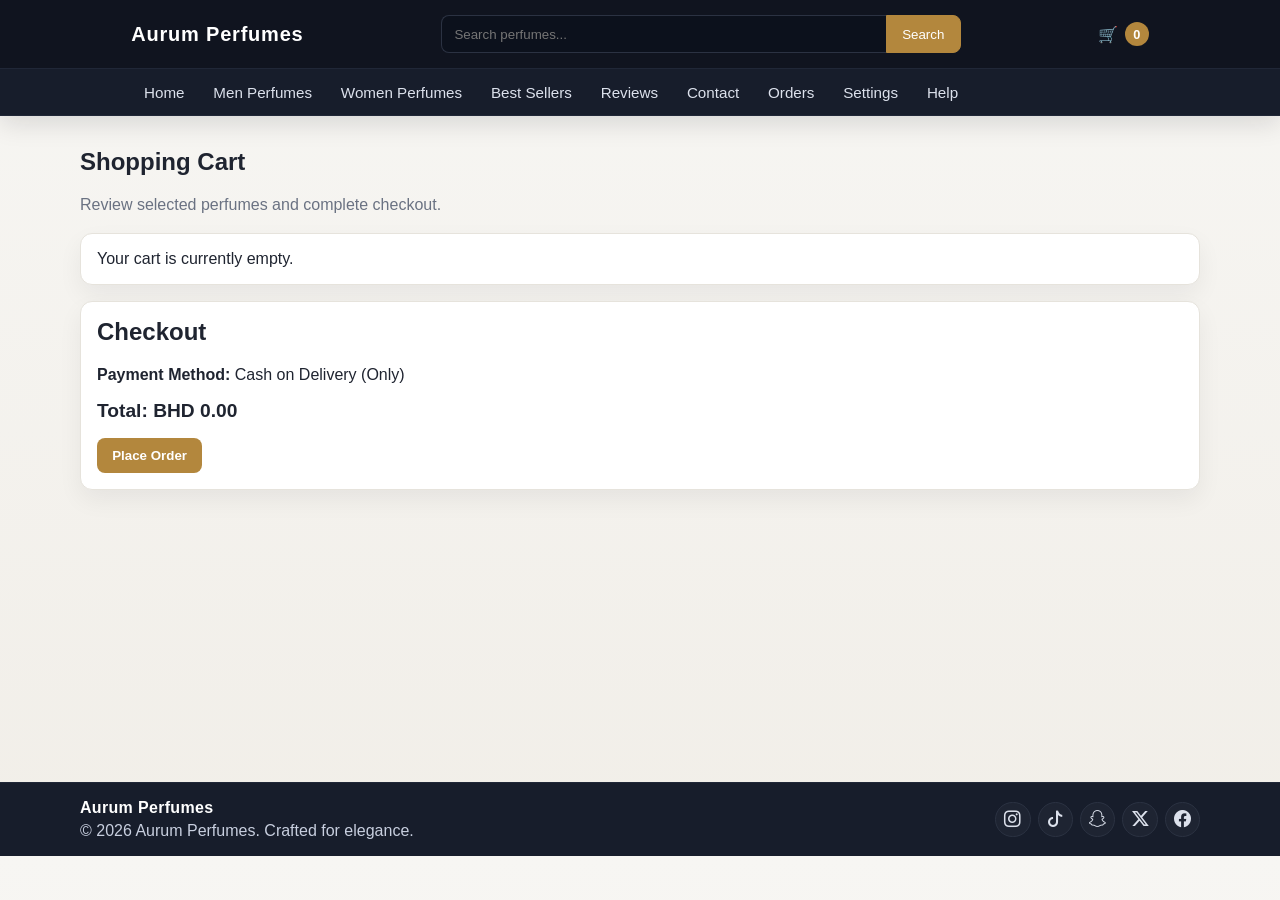
<file: cart.html>
<!DOCTYPE html>
<html lang="en">
<head>
  <meta charset="UTF-8" />
  <meta name="viewport" content="width=device-width, initial-scale=1.0" />
  <title>Aurum Perfumes | Cart</title>
  <link rel="stylesheet" href="css/style.css" />
  <link rel="stylesheet" href="https://cdn.jsdelivr.net/npm/bootstrap-icons@1.11.3/font/bootstrap-icons.min.css" />
</head>
<body data-page="cart">
  <header class="site-header">
    <div class="top-bar container"><a class="logo" href="index.html">Aurum Perfumes</a><form id="search-form" class="search-form" role="search"><input id="site-search" type="search" placeholder="Search perfumes..." aria-label="Search perfumes" /><button type="submit">Search</button></form><a class="cart-link" href="cart.html" aria-label="Open cart"><span class="cart-icon">&#128722;</span><span class="cart-count">0</span></a></div>
    <nav class="site-nav"><div class="container nav-links"><a data-nav="home" href="index.html">Home</a><a data-nav="men" href="men-perfumes.html">Men Perfumes</a><a data-nav="women" href="women-perfumes.html">Women Perfumes</a><a data-nav="best-sellers" href="best-sellers.html">Best Sellers</a><a data-nav="reviews" href="reviews.html">Reviews</a><a data-nav="contact" href="contact.html">Contact</a><a data-nav="orders" href="orders.html">Orders</a><a data-nav="settings" href="settings.html">Settings</a><a data-nav="help" href="help.html">Help</a></div></nav>
  </header>
  <main class="container page-main"><section class="section"><h1>Shopping Cart</h1><p class="section-sub">Review selected perfumes and complete checkout.</p><div id="cart-empty" class="card">Your cart is currently empty.</div><div id="cart-items" class="cart-items"></div><div class="card checkout-card"><h2>Checkout</h2><p><strong>Payment Method:</strong> Cash on Delivery (Only)</p><div id="cart-total" class="cart-total">Total: BHD 0.00</div><button id="place-order-btn" class="btn primary">Place Order</button></div></section></main>
  <footer class="site-footer">
  <div class="container footer-content">
    <div class="footer-brand">
      <a class="footer-logo" href="index.html">Aurum Perfumes</a>
      <p>&copy; <span id="year"></span> Aurum Perfumes. Crafted for elegance.</p>
    </div>
    <div class="footer-social" aria-label="Social media links">
      <a class="social-link" aria-label="Instagram" title="Instagram" href="https://instagram.com/aurumperfumes" target="_blank" rel="noopener noreferrer"><i class="bi bi-instagram" aria-hidden="true"></i></a>
      <a class="social-link" aria-label="TikTok" title="TikTok" href="https://www.tiktok.com/@aurumperfumes" target="_blank" rel="noopener noreferrer"><i class="bi bi-tiktok" aria-hidden="true"></i></a>
      <a class="social-link" aria-label="Snapchat" title="Snapchat" href="https://www.snapchat.com/add/aurumperfumes" target="_blank" rel="noopener noreferrer"><i class="bi bi-snapchat" aria-hidden="true"></i></a>
      <a class="social-link" aria-label="X" title="X" href="https://x.com/aurumperfumes" target="_blank" rel="noopener noreferrer"><i class="bi bi-twitter-x" aria-hidden="true"></i></a>
      <a class="social-link" aria-label="Facebook" title="Facebook" href="https://facebook.com/aurumperfumes" target="_blank" rel="noopener noreferrer"><i class="bi bi-facebook" aria-hidden="true"></i></a>
    </div>
  </div>
</footer>
  <div id="global-message" class="global-message" aria-live="polite"></div><script src="js/script.js"></script>
</body>
</html>
</file>
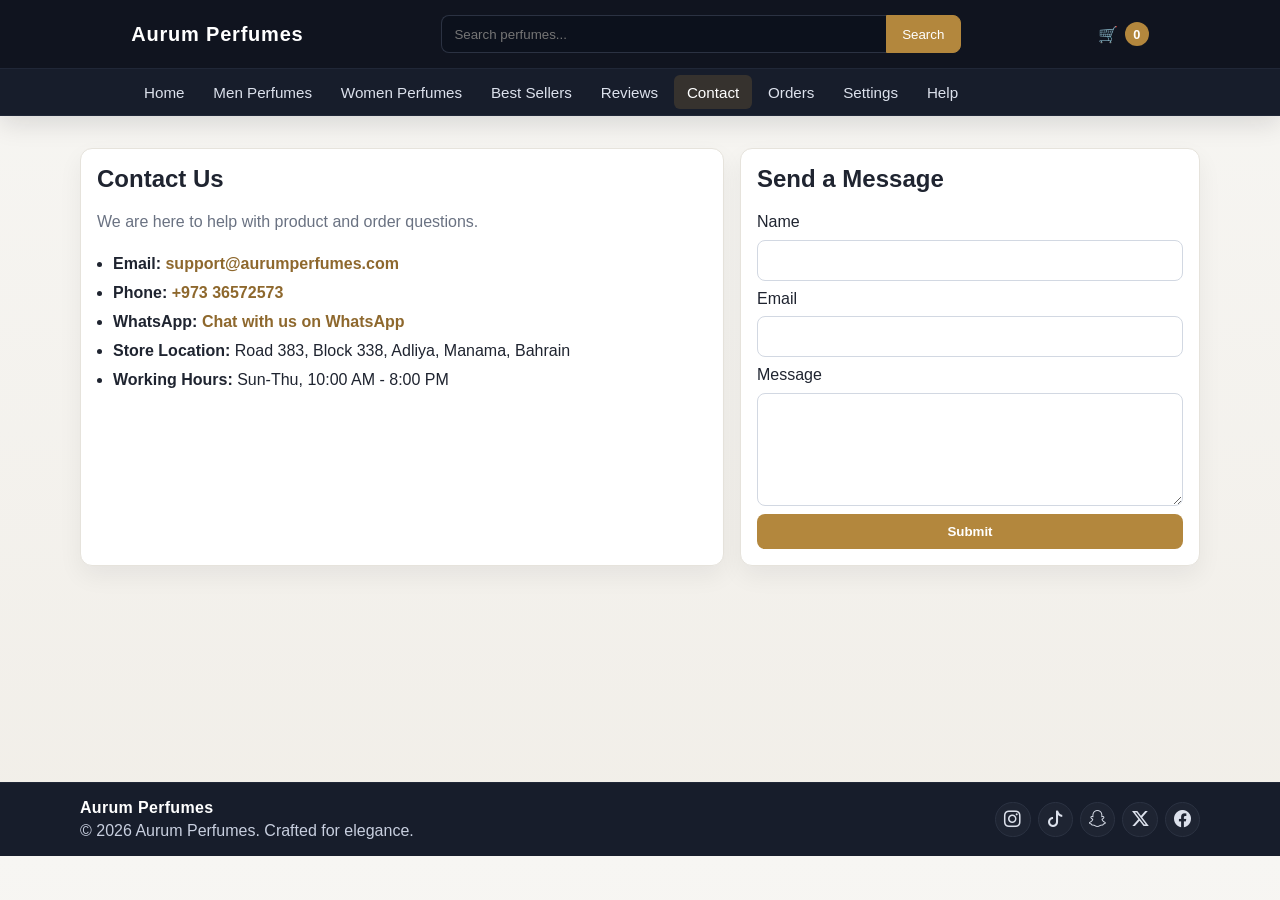
<file: contact.html>
<!DOCTYPE html>
<html lang="en">
<head>
  <meta charset="UTF-8" />
  <meta name="viewport" content="width=device-width, initial-scale=1.0" />
  <title>Aurum Perfumes | Contact</title>
  <link rel="stylesheet" href="css/style.css" />
  <link rel="stylesheet" href="https://cdn.jsdelivr.net/npm/bootstrap-icons@1.11.3/font/bootstrap-icons.min.css" />
</head>
<body data-page="contact">
  <header class="site-header">
    <div class="top-bar container"><a class="logo" href="index.html">Aurum Perfumes</a><form id="search-form" class="search-form" role="search"><input id="site-search" type="search" placeholder="Search perfumes..." aria-label="Search perfumes" /><button type="submit">Search</button></form><a class="cart-link" href="cart.html" aria-label="Open cart"><span class="cart-icon">&#128722;</span><span class="cart-count">0</span></a></div>
    <nav class="site-nav"><div class="container nav-links"><a data-nav="home" href="index.html">Home</a><a data-nav="men" href="men-perfumes.html">Men Perfumes</a><a data-nav="women" href="women-perfumes.html">Women Perfumes</a><a data-nav="best-sellers" href="best-sellers.html">Best Sellers</a><a data-nav="reviews" href="reviews.html">Reviews</a><a data-nav="contact" href="contact.html">Contact</a><a data-nav="orders" href="orders.html">Orders</a><a data-nav="settings" href="settings.html">Settings</a><a data-nav="help" href="help.html">Help</a></div></nav>
  </header>
  <main class="container page-main"><section class="section contact-layout"><div class="card"><h1>Contact Us</h1><p class="section-sub">We are here to help with product and order questions.</p><ul class="info-list"><li><strong>Email:</strong> <a class="text-link" href="mailto:support@aurumperfumes.com">support@aurumperfumes.com</a></li><li><strong>Phone:</strong> <a class="text-link" href="tel:+973 36572573">+973 36572573</a></li><li><strong>WhatsApp:</strong> <a class="text-link" href="https://wa.me/97336572573?text=Hello%20Aurum%20Perfumes%2C%20I%20need%20help%20with%20my%20order." target="_blank" rel="noopener noreferrer">Chat with us on WhatsApp</a></li><li><strong>Store Location:</strong> Road 383, Block 338, Adliya, Manama, Bahrain</li><li><strong>Working Hours:</strong> Sun-Thu, 10:00 AM - 8:00 PM</li></ul></div><div class="card form-card"><h2>Send a Message</h2><form id="contact-form" class="site-form"><label for="contact-name">Name</label><input id="contact-name" type="text" required /><label for="contact-email">Email</label><input id="contact-email" type="email" required /><label for="contact-message">Message</label><textarea id="contact-message" rows="5" required></textarea><button type="submit" class="btn primary">Submit</button></form></div></section></main>
  <footer class="site-footer">
  <div class="container footer-content">
    <div class="footer-brand">
      <a class="footer-logo" href="index.html">Aurum Perfumes</a>
      <p>&copy; <span id="year"></span> Aurum Perfumes. Crafted for elegance.</p>
    </div>
    <div class="footer-social" aria-label="Social media links">
      <a class="social-link" aria-label="Instagram" title="Instagram" href="https://instagram.com/aurumperfumes" target="_blank" rel="noopener noreferrer"><i class="bi bi-instagram" aria-hidden="true"></i></a>
      <a class="social-link" aria-label="TikTok" title="TikTok" href="https://www.tiktok.com/@aurumperfumes" target="_blank" rel="noopener noreferrer"><i class="bi bi-tiktok" aria-hidden="true"></i></a>
      <a class="social-link" aria-label="Snapchat" title="Snapchat" href="https://www.snapchat.com/add/aurumperfumes" target="_blank" rel="noopener noreferrer"><i class="bi bi-snapchat" aria-hidden="true"></i></a>
      <a class="social-link" aria-label="X" title="X" href="https://x.com/aurumperfumes" target="_blank" rel="noopener noreferrer"><i class="bi bi-twitter-x" aria-hidden="true"></i></a>
      <a class="social-link" aria-label="Facebook" title="Facebook" href="https://facebook.com/aurumperfumes" target="_blank" rel="noopener noreferrer"><i class="bi bi-facebook" aria-hidden="true"></i></a>
    </div>
  </div>
</footer>
  <div id="global-message" class="global-message" aria-live="polite"></div><script src="js/script.js"></script>
</body>
</html>
</file>
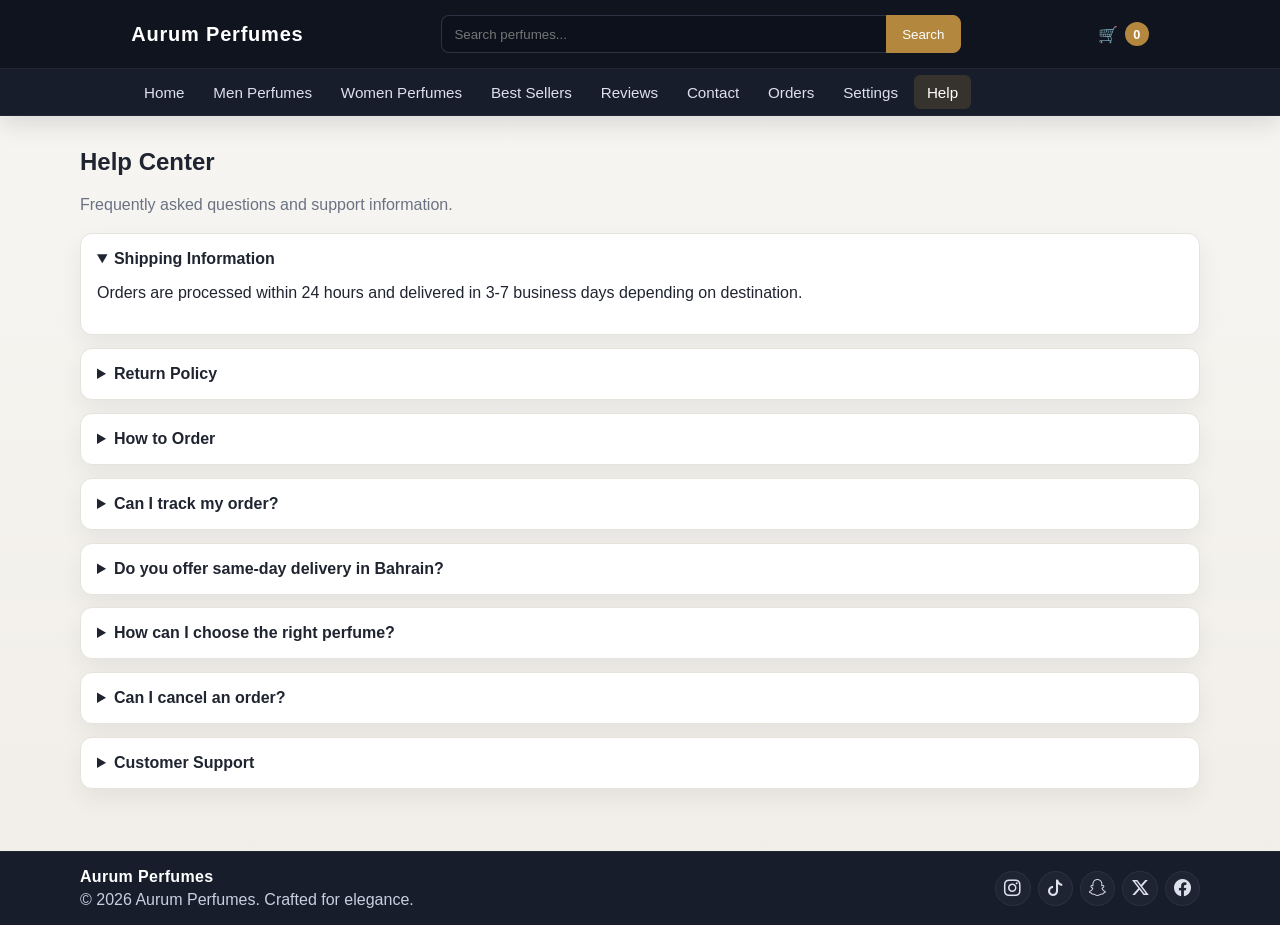
<file: help.html>
<!DOCTYPE html>
<html lang="en">
<head>
  <meta charset="UTF-8" />
  <meta name="viewport" content="width=device-width, initial-scale=1.0" />
  <title>Aurum Perfumes | Help</title>
  <link rel="stylesheet" href="css/style.css" />
  <link rel="stylesheet" href="https://cdn.jsdelivr.net/npm/bootstrap-icons@1.11.3/font/bootstrap-icons.min.css" />
</head>
<body data-page="help">
  <header class="site-header">
    <div class="top-bar container"><a class="logo" href="index.html">Aurum Perfumes</a><form id="search-form" class="search-form" role="search"><input id="site-search" type="search" placeholder="Search perfumes..." aria-label="Search perfumes" /><button type="submit">Search</button></form><a class="cart-link" href="cart.html" aria-label="Open cart"><span class="cart-icon">&#128722;</span><span class="cart-count">0</span></a></div>
    <nav class="site-nav"><div class="container nav-links"><a data-nav="home" href="index.html">Home</a><a data-nav="men" href="men-perfumes.html">Men Perfumes</a><a data-nav="women" href="women-perfumes.html">Women Perfumes</a><a data-nav="best-sellers" href="best-sellers.html">Best Sellers</a><a data-nav="reviews" href="reviews.html">Reviews</a><a data-nav="contact" href="contact.html">Contact</a><a data-nav="orders" href="orders.html">Orders</a><a data-nav="settings" href="settings.html">Settings</a><a data-nav="help" href="help.html">Help</a></div></nav>
  </header>
  <main class="container page-main"><section class="section"><h1>Help Center</h1><p class="section-sub">Frequently asked questions and support information.</p><div class="faq-list"><details class="card" open><summary>Shipping Information</summary><p>Orders are processed within 24 hours and delivered in 3-7 business days depending on destination.</p></details><details class="card"><summary>Return Policy</summary><p>Returns are accepted within 14 days for unopened products in original packaging with receipt.</p></details><details class="card"><summary>How to Order</summary><p>Browse products, click Buy Now, review your cart, then place your order with Cash on Delivery.</p></details><details class="card"><summary>Can I track my order?</summary><p>Yes. Go to the Orders page to see your order ID, date, total amount, and included items.</p></details><details class="card"><summary>Do you offer same-day delivery in Bahrain?</summary><p>Same-day delivery is available for selected areas when the order is placed before 1:00 PM.</p></details><details class="card"><summary>How can I choose the right perfume?</summary><p>Open the perfume details page to review ingredients and notes before adding the item to cart.</p></details><details class="card"><summary>Can I cancel an order?</summary><p>You can cancel before dispatch by contacting us through WhatsApp or phone during working hours.</p></details><details class="card"><summary>Customer Support</summary><p>Contact our team via support@aurumperfumes.com or +973 36572573 during working hours.</p></details></div></section></main>
  <footer class="site-footer">
  <div class="container footer-content">
    <div class="footer-brand">
      <a class="footer-logo" href="index.html">Aurum Perfumes</a>
      <p>&copy; <span id="year"></span> Aurum Perfumes. Crafted for elegance.</p>
    </div>
    <div class="footer-social" aria-label="Social media links">
      <a class="social-link" aria-label="Instagram" title="Instagram" href="https://instagram.com/aurumperfumes" target="_blank" rel="noopener noreferrer"><i class="bi bi-instagram" aria-hidden="true"></i></a>
      <a class="social-link" aria-label="TikTok" title="TikTok" href="https://www.tiktok.com/@aurumperfumes" target="_blank" rel="noopener noreferrer"><i class="bi bi-tiktok" aria-hidden="true"></i></a>
      <a class="social-link" aria-label="Snapchat" title="Snapchat" href="https://www.snapchat.com/add/aurumperfumes" target="_blank" rel="noopener noreferrer"><i class="bi bi-snapchat" aria-hidden="true"></i></a>
      <a class="social-link" aria-label="X" title="X" href="https://x.com/aurumperfumes" target="_blank" rel="noopener noreferrer"><i class="bi bi-twitter-x" aria-hidden="true"></i></a>
      <a class="social-link" aria-label="Facebook" title="Facebook" href="https://facebook.com/aurumperfumes" target="_blank" rel="noopener noreferrer"><i class="bi bi-facebook" aria-hidden="true"></i></a>
    </div>
  </div>
</footer>
  <div id="global-message" class="global-message" aria-live="polite"></div><script src="js/script.js"></script>
</body>
</html>
</file>
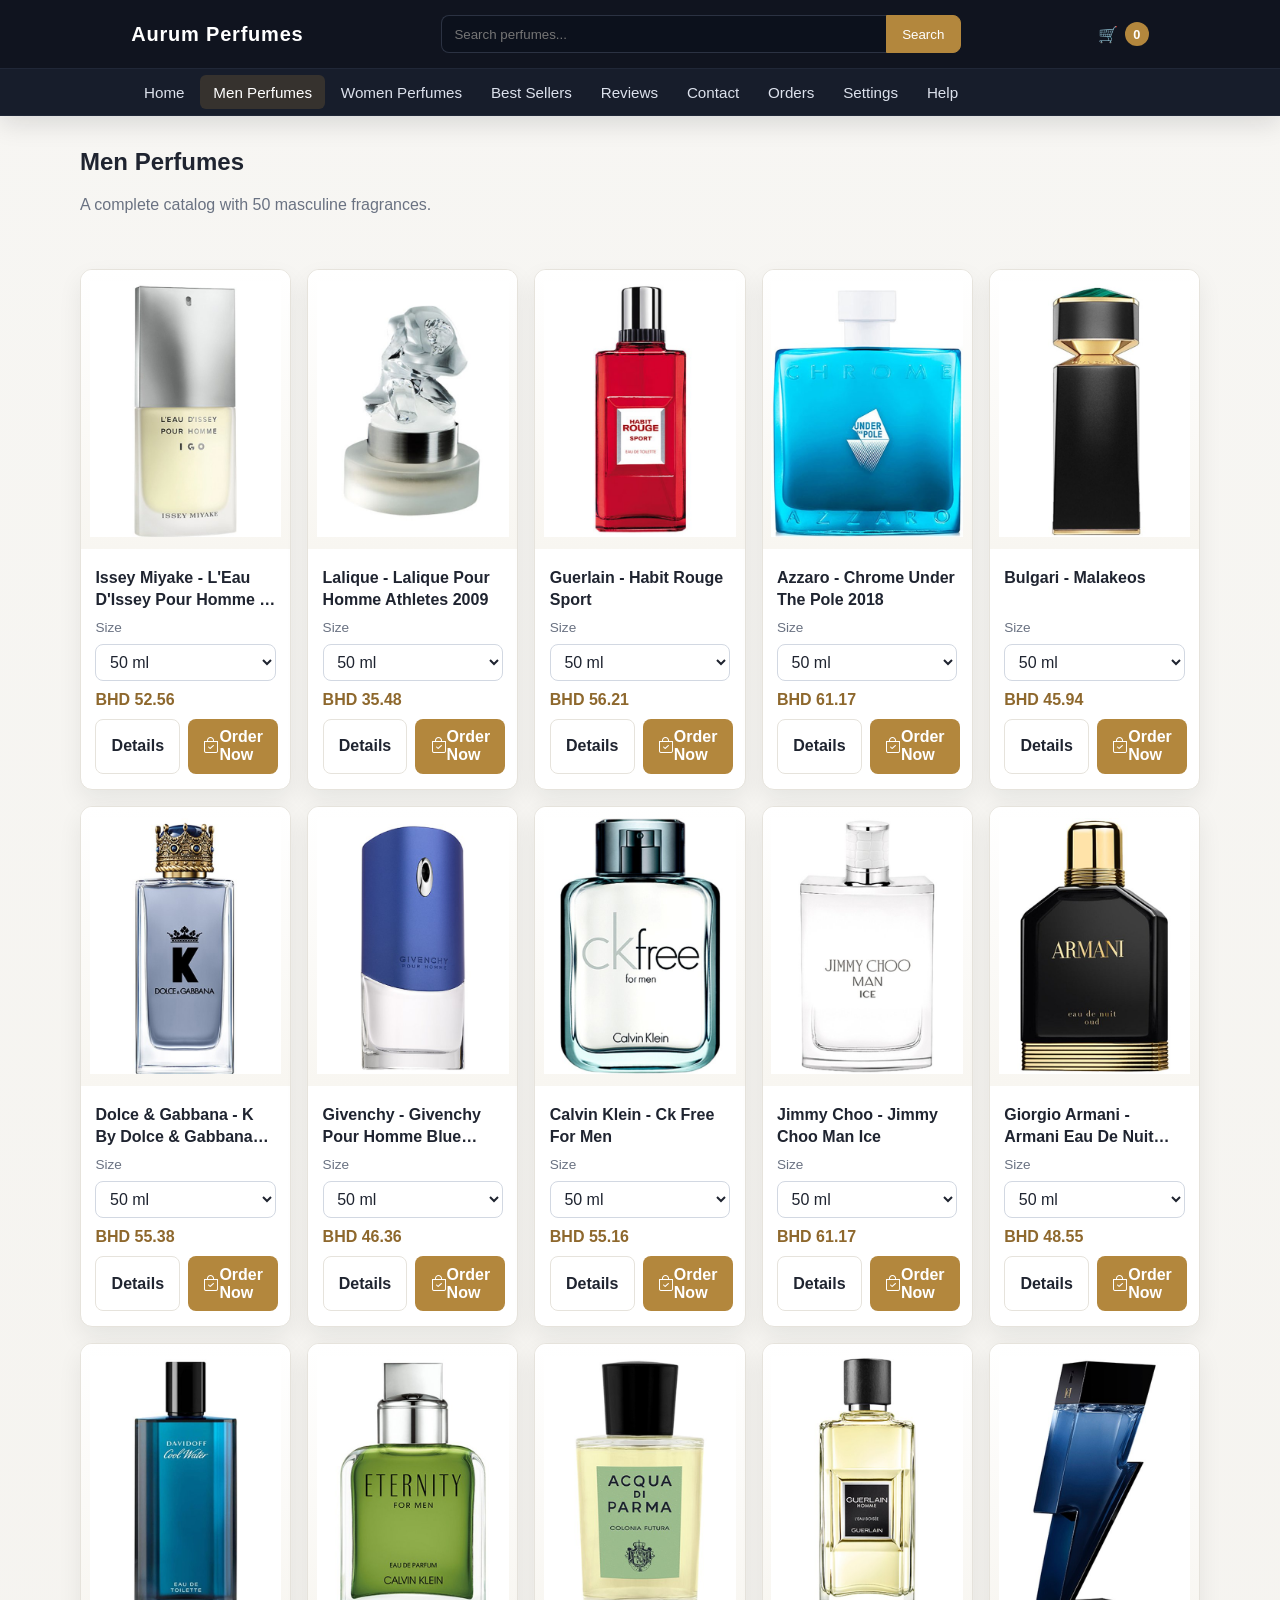
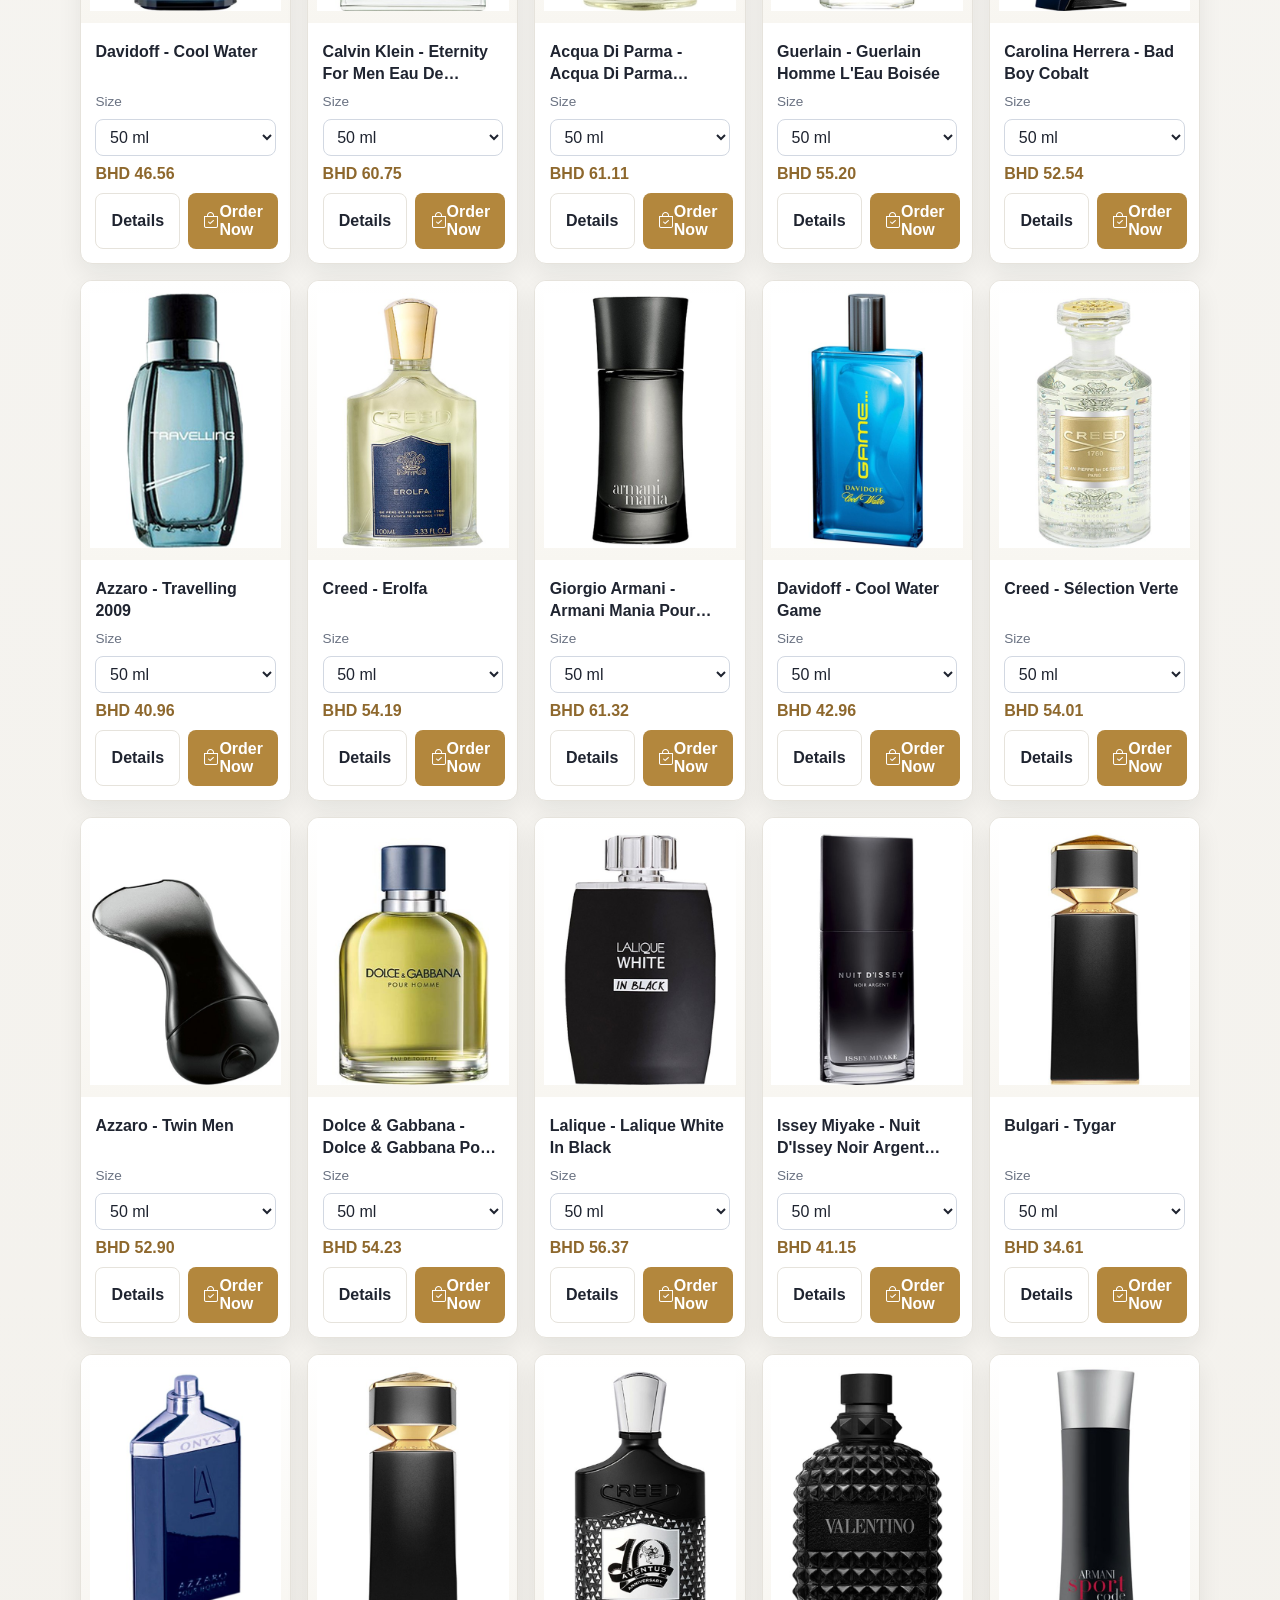
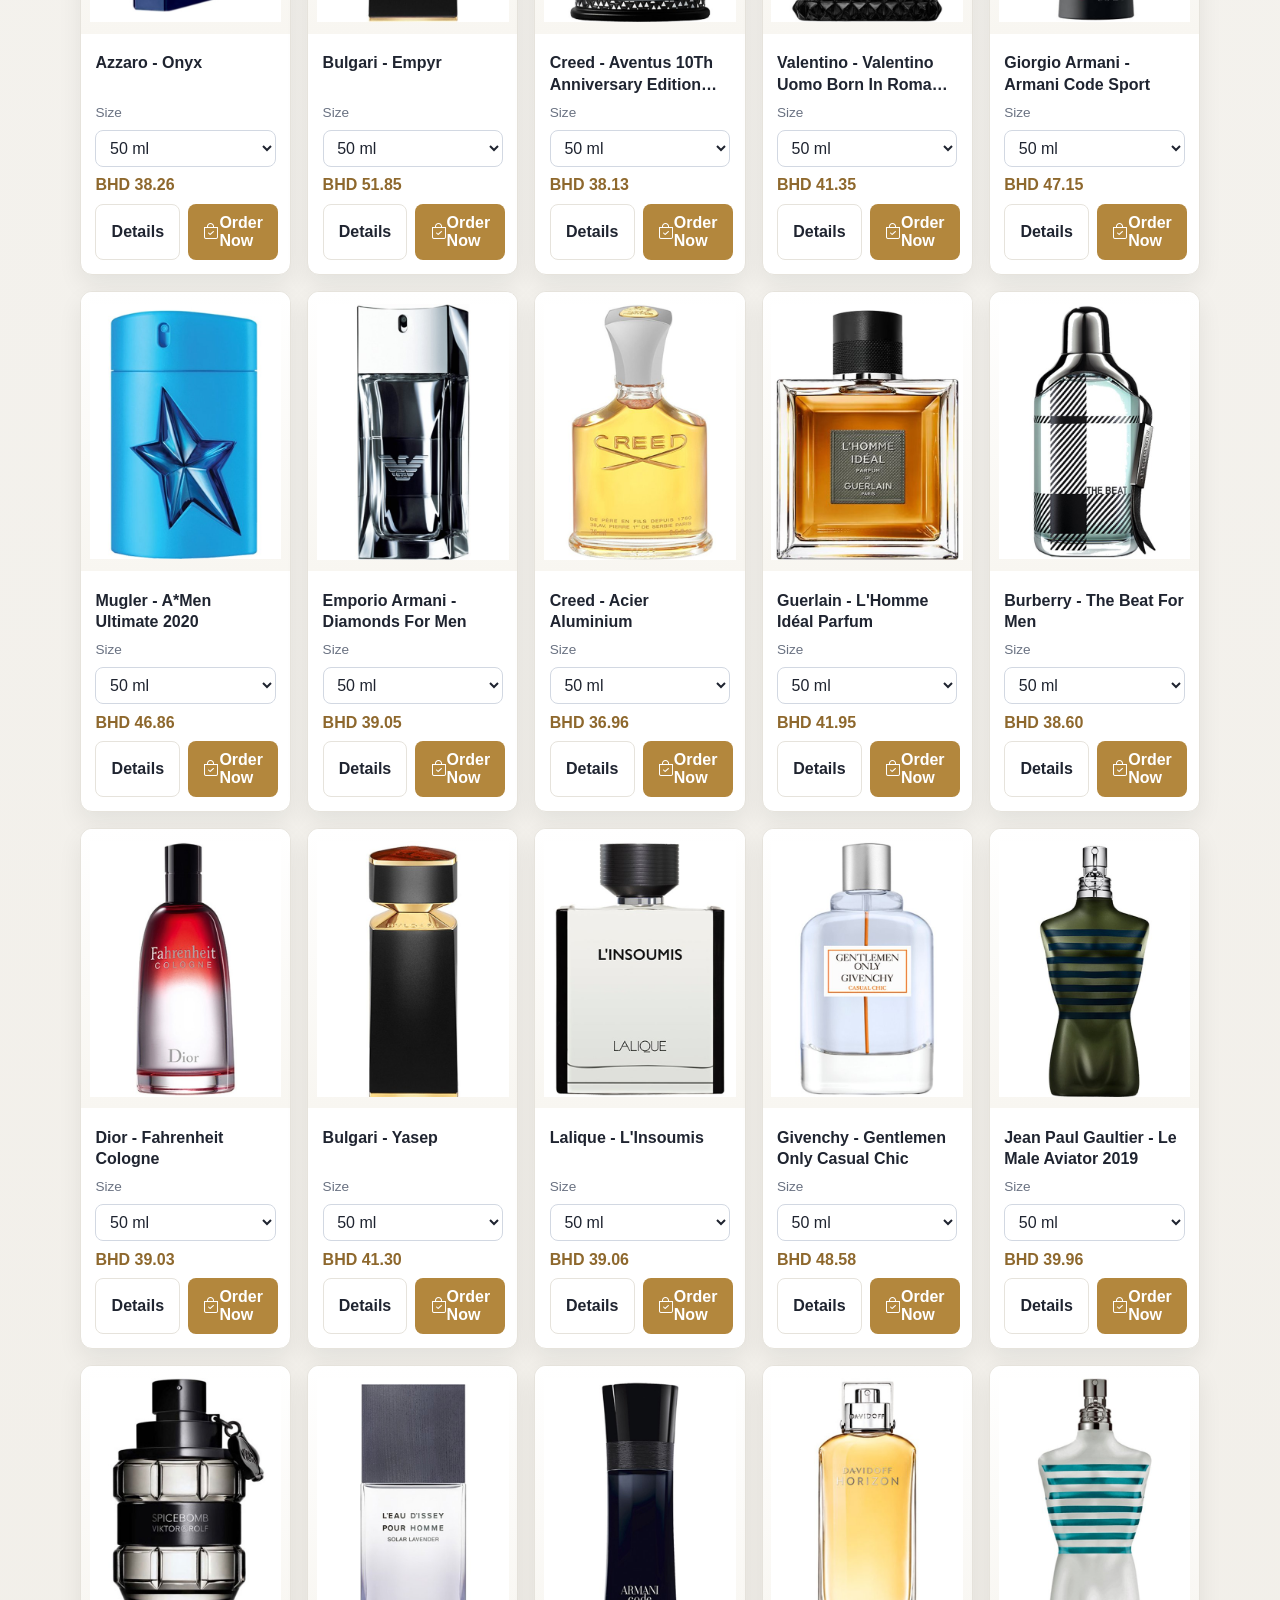
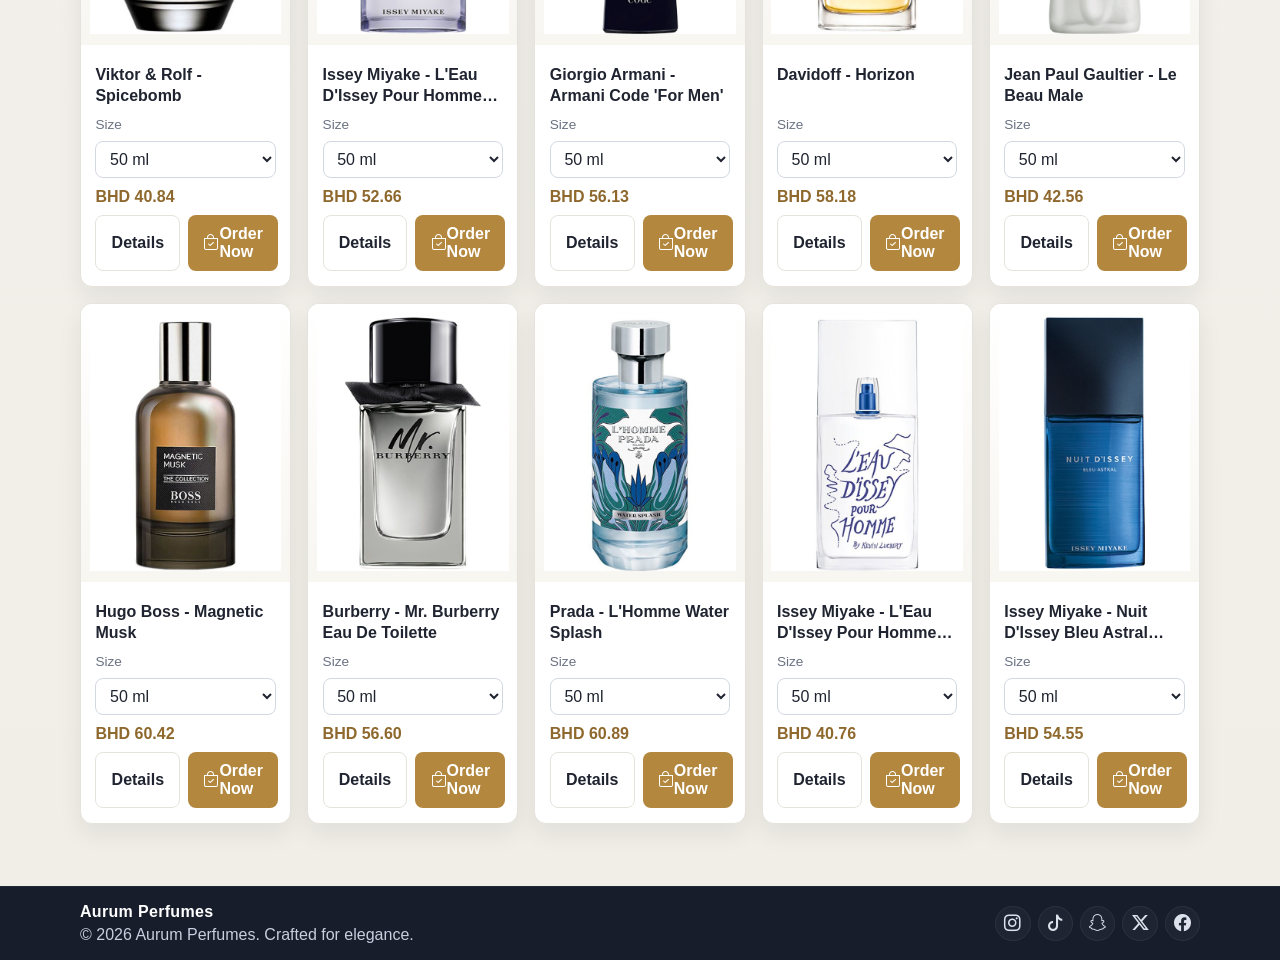
<file: men-perfumes.html>
<!DOCTYPE html>
<html lang="en">
<head>
  <meta charset="UTF-8" />
  <meta name="viewport" content="width=device-width, initial-scale=1.0" />
  <title>Aurum Perfumes | Men Perfumes</title>
  <link rel="stylesheet" href="css/style.css" />
  <link rel="stylesheet" href="https://cdn.jsdelivr.net/npm/bootstrap-icons@1.11.3/font/bootstrap-icons.min.css" />
</head>
<body data-page="men">
  <header class="site-header">
    <div class="top-bar container">
      <a class="logo" href="index.html">Aurum Perfumes</a>
      <form id="search-form" class="search-form" role="search">
        <input id="site-search" type="search" placeholder="Search perfumes..." aria-label="Search perfumes" />
        <button type="submit">Search</button>
      </form>
      <a class="cart-link" href="cart.html" aria-label="Open cart"><span class="cart-icon">&#128722;</span><span class="cart-count">0</span></a>
    </div>
    <nav class="site-nav"><div class="container nav-links"><a data-nav="home" href="index.html">Home</a><a data-nav="men" href="men-perfumes.html">Men Perfumes</a><a data-nav="women" href="women-perfumes.html">Women Perfumes</a><a data-nav="best-sellers" href="best-sellers.html">Best Sellers</a><a data-nav="reviews" href="reviews.html">Reviews</a><a data-nav="contact" href="contact.html">Contact</a><a data-nav="orders" href="orders.html">Orders</a><a data-nav="settings" href="settings.html">Settings</a><a data-nav="help" href="help.html">Help</a></div></nav>
  </header>
  <main class="container page-main"><section class="section"><h1>Men Perfumes</h1><p class="section-sub">A complete catalog with 50 masculine fragrances.</p><p id="search-result-text" class="search-result-text"></p><div id="men-products" class="product-grid" data-product-grid></div></section></main>
  <footer class="site-footer">
  <div class="container footer-content">
    <div class="footer-brand">
      <a class="footer-logo" href="index.html">Aurum Perfumes</a>
      <p>&copy; <span id="year"></span> Aurum Perfumes. Crafted for elegance.</p>
    </div>
    <div class="footer-social" aria-label="Social media links">
      <a class="social-link" aria-label="Instagram" title="Instagram" href="https://instagram.com/aurumperfumes" target="_blank" rel="noopener noreferrer"><i class="bi bi-instagram" aria-hidden="true"></i></a>
      <a class="social-link" aria-label="TikTok" title="TikTok" href="https://www.tiktok.com/@aurumperfumes" target="_blank" rel="noopener noreferrer"><i class="bi bi-tiktok" aria-hidden="true"></i></a>
      <a class="social-link" aria-label="Snapchat" title="Snapchat" href="https://www.snapchat.com/add/aurumperfumes" target="_blank" rel="noopener noreferrer"><i class="bi bi-snapchat" aria-hidden="true"></i></a>
      <a class="social-link" aria-label="X" title="X" href="https://x.com/aurumperfumes" target="_blank" rel="noopener noreferrer"><i class="bi bi-twitter-x" aria-hidden="true"></i></a>
      <a class="social-link" aria-label="Facebook" title="Facebook" href="https://facebook.com/aurumperfumes" target="_blank" rel="noopener noreferrer"><i class="bi bi-facebook" aria-hidden="true"></i></a>
    </div>
  </div>
</footer>
  <div id="global-message" class="global-message" aria-live="polite"></div>
  <script src="js/script.js"></script>
</body>
</html>
</file>
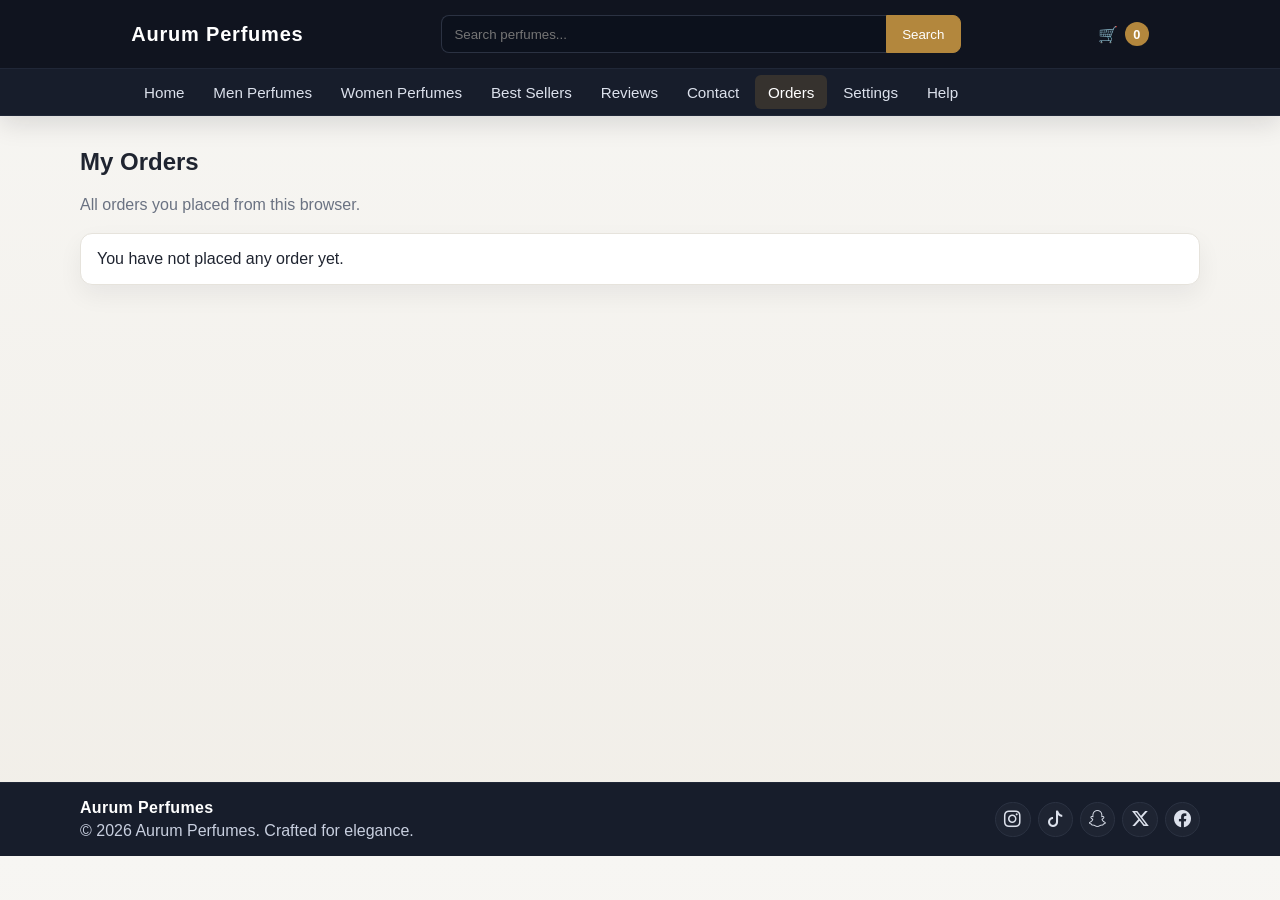
<file: orders.html>
<!DOCTYPE html>
<html lang="en">
<head>
  <meta charset="UTF-8" />
  <meta name="viewport" content="width=device-width, initial-scale=1.0" />
  <title>Aurum Perfumes | Orders</title>
  <link rel="stylesheet" href="css/style.css" />
  <link rel="stylesheet" href="https://cdn.jsdelivr.net/npm/bootstrap-icons@1.11.3/font/bootstrap-icons.min.css" />
</head>
<body data-page="orders">
  <header class="site-header">
    <div class="top-bar container"><a class="logo" href="index.html">Aurum Perfumes</a><form id="search-form" class="search-form" role="search"><input id="site-search" type="search" placeholder="Search perfumes..." aria-label="Search perfumes" /><button type="submit">Search</button></form><a class="cart-link" href="cart.html" aria-label="Open cart"><span class="cart-icon">&#128722;</span><span class="cart-count">0</span></a></div>
    <nav class="site-nav"><div class="container nav-links"><a data-nav="home" href="index.html">Home</a><a data-nav="men" href="men-perfumes.html">Men Perfumes</a><a data-nav="women" href="women-perfumes.html">Women Perfumes</a><a data-nav="best-sellers" href="best-sellers.html">Best Sellers</a><a data-nav="reviews" href="reviews.html">Reviews</a><a data-nav="contact" href="contact.html">Contact</a><a data-nav="orders" href="orders.html">Orders</a><a data-nav="settings" href="settings.html">Settings</a><a data-nav="help" href="help.html">Help</a></div></nav>
  </header>

  <main class="container page-main">
    <section class="section">
      <h1>My Orders</h1>
      <p class="section-sub">All orders you placed from this browser.</p>
      <div id="orders-empty" class="card">You have not placed any order yet.</div>
      <div id="orders-list" class="orders-list"></div>
    </section>
  </main>

  <footer class="site-footer">
    <div class="container footer-content">
      <div class="footer-brand">
        <a class="footer-logo" href="index.html">Aurum Perfumes</a>
        <p>&copy; <span id="year"></span> Aurum Perfumes. Crafted for elegance.</p>
      </div>
      <div class="footer-social" aria-label="Social media links">
        <a class="social-link" aria-label="Instagram" title="Instagram" href="https://instagram.com/aurumperfumes" target="_blank" rel="noopener noreferrer"><i class="bi bi-instagram" aria-hidden="true"></i></a>
        <a class="social-link" aria-label="TikTok" title="TikTok" href="https://www.tiktok.com/@aurumperfumes" target="_blank" rel="noopener noreferrer"><i class="bi bi-tiktok" aria-hidden="true"></i></a>
        <a class="social-link" aria-label="Snapchat" title="Snapchat" href="https://www.snapchat.com/add/aurumperfumes" target="_blank" rel="noopener noreferrer"><i class="bi bi-snapchat" aria-hidden="true"></i></a>
        <a class="social-link" aria-label="X" title="X" href="https://x.com/aurumperfumes" target="_blank" rel="noopener noreferrer"><i class="bi bi-twitter-x" aria-hidden="true"></i></a>
        <a class="social-link" aria-label="Facebook" title="Facebook" href="https://facebook.com/aurumperfumes" target="_blank" rel="noopener noreferrer"><i class="bi bi-facebook" aria-hidden="true"></i></a>
      </div>
    </div>
  </footer>

  <div id="global-message" class="global-message" aria-live="polite"></div>
  <script src="js/script.js"></script>
</body>
</html>
</file>
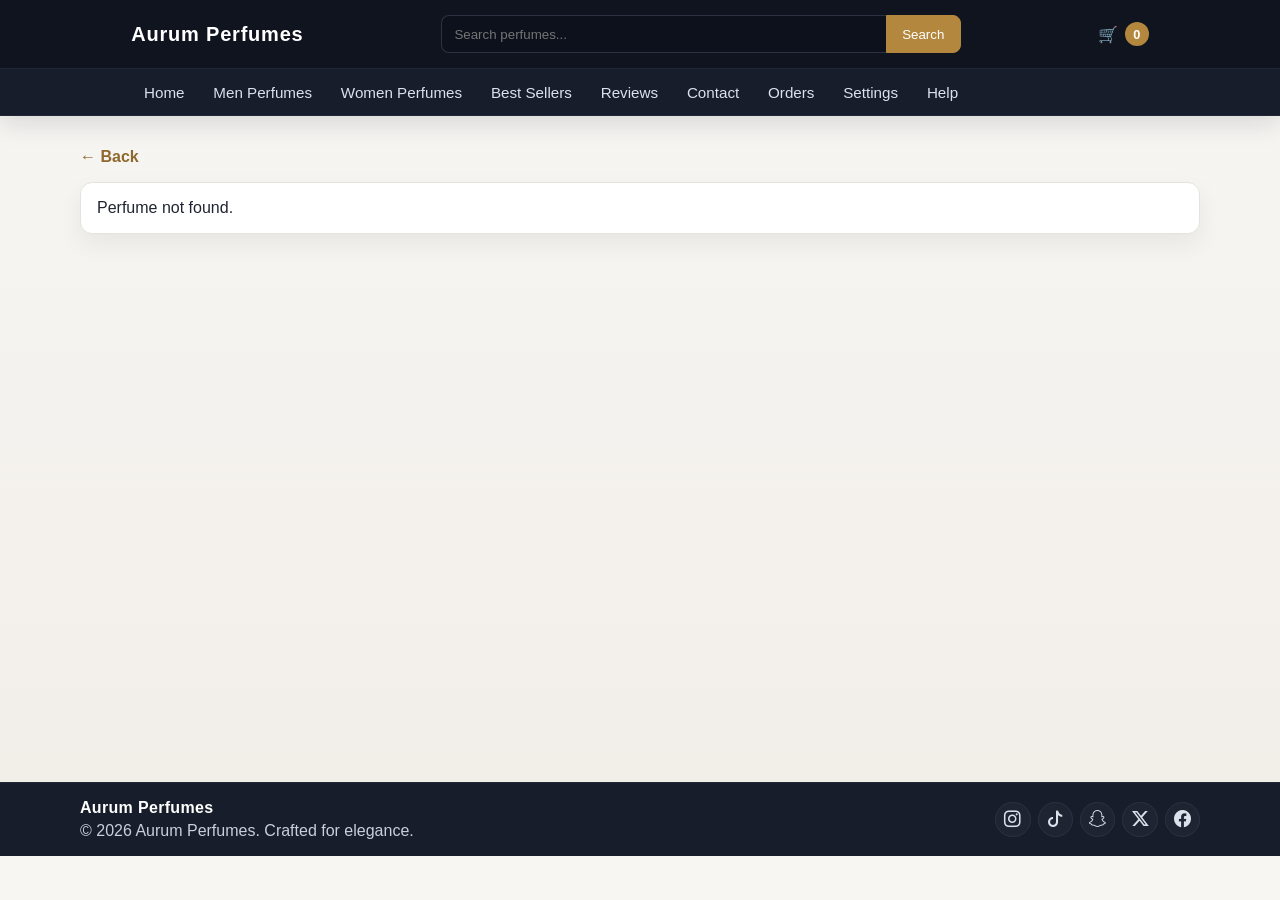
<file: perfume.html>
<!DOCTYPE html>
<html lang="en">
<head>
  <meta charset="UTF-8" />
  <meta name="viewport" content="width=device-width, initial-scale=1.0" />
  <title>Aurum Perfumes | Perfume Details</title>
  <link rel="stylesheet" href="css/style.css" />
  <link rel="stylesheet" href="https://cdn.jsdelivr.net/npm/bootstrap-icons@1.11.3/font/bootstrap-icons.min.css" />
</head>
<body data-page="perfume-detail">
  <header class="site-header">
    <div class="top-bar container">
      <a class="logo" href="index.html">Aurum Perfumes</a>
      <form id="search-form" class="search-form" role="search">
        <input id="site-search" type="search" placeholder="Search perfumes..." aria-label="Search perfumes" />
        <button type="submit">Search</button>
      </form>
      <a class="cart-link" href="cart.html" aria-label="Open cart"><span class="cart-icon">&#128722;</span><span class="cart-count">0</span></a>
    </div>
    <nav class="site-nav">
      <div class="container nav-links">
        <a data-nav="home" href="index.html">Home</a>
        <a data-nav="men" href="men-perfumes.html">Men Perfumes</a>
        <a data-nav="women" href="women-perfumes.html">Women Perfumes</a>
        <a data-nav="best-sellers" href="best-sellers.html">Best Sellers</a>
        <a data-nav="reviews" href="reviews.html">Reviews</a>
        <a data-nav="contact" href="contact.html">Contact</a>
        <a data-nav="orders" href="orders.html">Orders</a>
        <a data-nav="settings" href="settings.html">Settings</a>
        <a data-nav="help" href="help.html">Help</a>
      </div>
    </nav>
  </header>

  <main class="container page-main">
    <section class="section">
      <a class="text-link" href="javascript:history.back()">&#8592; Back</a>
      <div id="perfume-detail-content" class="perfume-detail-wrap">
        <div class="card">Loading perfume details...</div>
      </div>
    </section>
  </main>

  <footer class="site-footer">
    <div class="container footer-content">
      <div class="footer-brand">
        <a class="footer-logo" href="index.html">Aurum Perfumes</a>
        <p>&copy; <span id="year"></span> Aurum Perfumes. Crafted for elegance.</p>
      </div>
      <div class="footer-social" aria-label="Social media links">
        <a class="social-link" aria-label="Instagram" title="Instagram" href="https://instagram.com/aurumperfumes" target="_blank" rel="noopener noreferrer"><i class="bi bi-instagram" aria-hidden="true"></i></a>
        <a class="social-link" aria-label="TikTok" title="TikTok" href="https://www.tiktok.com/@aurumperfumes" target="_blank" rel="noopener noreferrer"><i class="bi bi-tiktok" aria-hidden="true"></i></a>
        <a class="social-link" aria-label="Snapchat" title="Snapchat" href="https://www.snapchat.com/add/aurumperfumes" target="_blank" rel="noopener noreferrer"><i class="bi bi-snapchat" aria-hidden="true"></i></a>
        <a class="social-link" aria-label="X" title="X" href="https://x.com/aurumperfumes" target="_blank" rel="noopener noreferrer"><i class="bi bi-twitter-x" aria-hidden="true"></i></a>
        <a class="social-link" aria-label="Facebook" title="Facebook" href="https://facebook.com/aurumperfumes" target="_blank" rel="noopener noreferrer"><i class="bi bi-facebook" aria-hidden="true"></i></a>
      </div>
    </div>
  </footer>

  <div id="global-message" class="global-message" aria-live="polite"></div>
  <script src="js/perfume-notes.js"></script>
  <script src="js/script.js"></script>
</body>
</html>
</file>
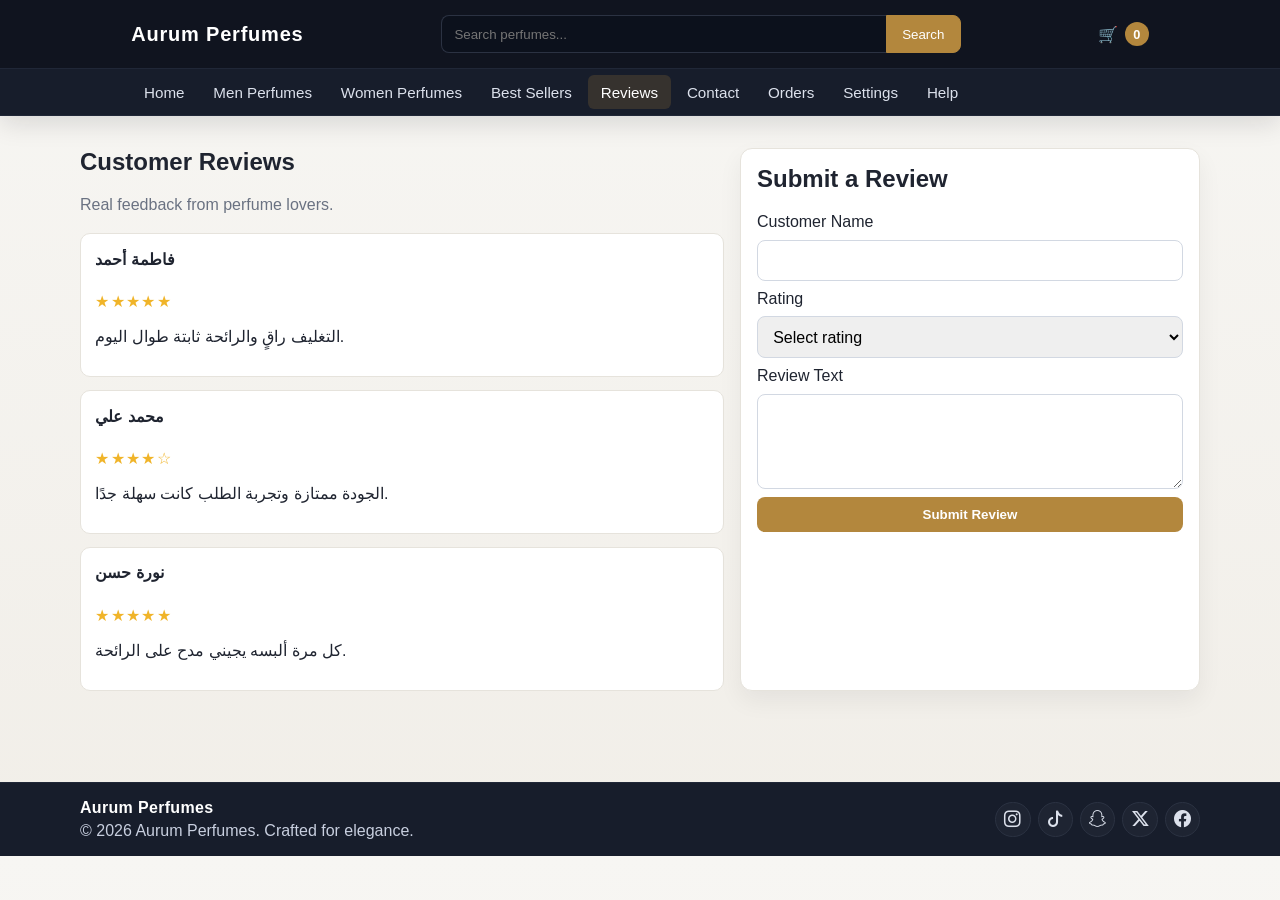
<file: reviews.html>
<!DOCTYPE html>
<html lang="en">
<head>
  <meta charset="UTF-8" />
  <meta name="viewport" content="width=device-width, initial-scale=1.0" />
  <title>Aurum Perfumes | Reviews</title>
  <link rel="stylesheet" href="css/style.css" />
  <link rel="stylesheet" href="https://cdn.jsdelivr.net/npm/bootstrap-icons@1.11.3/font/bootstrap-icons.min.css" />
</head>
<body data-page="reviews">
  <header class="site-header">
    <div class="top-bar container"><a class="logo" href="index.html">Aurum Perfumes</a><form id="search-form" class="search-form" role="search"><input id="site-search" type="search" placeholder="Search perfumes..." aria-label="Search perfumes" /><button type="submit">Search</button></form><a class="cart-link" href="cart.html" aria-label="Open cart"><span class="cart-icon">&#128722;</span><span class="cart-count">0</span></a></div>
    <nav class="site-nav"><div class="container nav-links"><a data-nav="home" href="index.html">Home</a><a data-nav="men" href="men-perfumes.html">Men Perfumes</a><a data-nav="women" href="women-perfumes.html">Women Perfumes</a><a data-nav="best-sellers" href="best-sellers.html">Best Sellers</a><a data-nav="reviews" href="reviews.html">Reviews</a><a data-nav="contact" href="contact.html">Contact</a><a data-nav="orders" href="orders.html">Orders</a><a data-nav="settings" href="settings.html">Settings</a><a data-nav="help" href="help.html">Help</a></div></nav>
  </header>
  <main class="container page-main"><section class="section reviews-layout"><div><h1>Customer Reviews</h1><p class="section-sub">Real feedback from perfume lovers.</p><div id="reviews-list" class="reviews-list"></div></div><div class="card form-card"><h2>Submit a Review</h2><form id="review-form" class="site-form"><label for="review-name">Customer Name</label><input id="review-name" type="text" required /><label for="review-rating">Rating</label><select id="review-rating" required><option value="">Select rating</option><option value="5">5 Stars</option><option value="4">4 Stars</option><option value="3">3 Stars</option><option value="2">2 Stars</option><option value="1">1 Star</option></select><label for="review-text">Review Text</label><textarea id="review-text" rows="4" required></textarea><button type="submit" class="btn primary">Submit Review</button></form></div></section></main>
  <footer class="site-footer">
  <div class="container footer-content">
    <div class="footer-brand">
      <a class="footer-logo" href="index.html">Aurum Perfumes</a>
      <p>&copy; <span id="year"></span> Aurum Perfumes. Crafted for elegance.</p>
    </div>
    <div class="footer-social" aria-label="Social media links">
      <a class="social-link" aria-label="Instagram" title="Instagram" href="https://instagram.com/aurumperfumes" target="_blank" rel="noopener noreferrer"><i class="bi bi-instagram" aria-hidden="true"></i></a>
      <a class="social-link" aria-label="TikTok" title="TikTok" href="https://www.tiktok.com/@aurumperfumes" target="_blank" rel="noopener noreferrer"><i class="bi bi-tiktok" aria-hidden="true"></i></a>
      <a class="social-link" aria-label="Snapchat" title="Snapchat" href="https://www.snapchat.com/add/aurumperfumes" target="_blank" rel="noopener noreferrer"><i class="bi bi-snapchat" aria-hidden="true"></i></a>
      <a class="social-link" aria-label="X" title="X" href="https://x.com/aurumperfumes" target="_blank" rel="noopener noreferrer"><i class="bi bi-twitter-x" aria-hidden="true"></i></a>
      <a class="social-link" aria-label="Facebook" title="Facebook" href="https://facebook.com/aurumperfumes" target="_blank" rel="noopener noreferrer"><i class="bi bi-facebook" aria-hidden="true"></i></a>
    </div>
  </div>
</footer>
  <div id="global-message" class="global-message" aria-live="polite"></div><script src="js/script.js"></script>
</body>
</html>
</file>
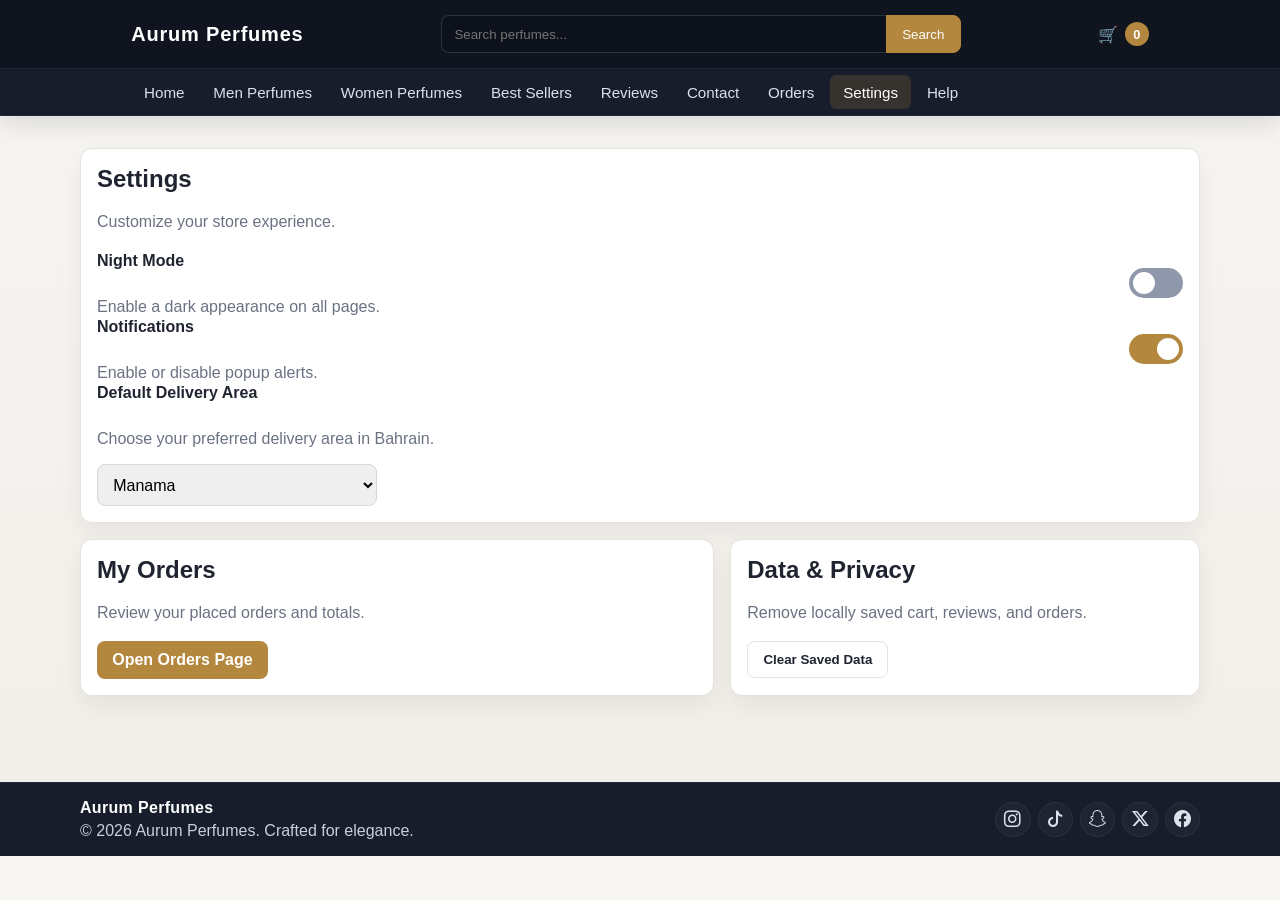
<file: settings.html>
<!DOCTYPE html>
<html lang="en">
<head>
  <meta charset="UTF-8" />
  <meta name="viewport" content="width=device-width, initial-scale=1.0" />
  <title>Aurum Perfumes | Settings</title>
  <link rel="stylesheet" href="css/style.css" />
  <link rel="stylesheet" href="https://cdn.jsdelivr.net/npm/bootstrap-icons@1.11.3/font/bootstrap-icons.min.css" />
</head>
<body data-page="settings">
  <header class="site-header">
    <div class="top-bar container"><a class="logo" href="index.html">Aurum Perfumes</a><form id="search-form" class="search-form" role="search"><input id="site-search" type="search" placeholder="Search perfumes..." aria-label="Search perfumes" /><button type="submit">Search</button></form><a class="cart-link" href="cart.html" aria-label="Open cart"><span class="cart-icon">&#128722;</span><span class="cart-count">0</span></a></div>
    <nav class="site-nav"><div class="container nav-links"><a data-nav="home" href="index.html">Home</a><a data-nav="men" href="men-perfumes.html">Men Perfumes</a><a data-nav="women" href="women-perfumes.html">Women Perfumes</a><a data-nav="best-sellers" href="best-sellers.html">Best Sellers</a><a data-nav="reviews" href="reviews.html">Reviews</a><a data-nav="contact" href="contact.html">Contact</a><a data-nav="orders" href="orders.html">Orders</a><a data-nav="settings" href="settings.html">Settings</a><a data-nav="help" href="help.html">Help</a></div></nav>
  </header>

  <main class="container page-main">
    <section class="section settings-layout">
      <div class="card">
        <h1>Settings</h1>
        <p class="section-sub">Customize your store experience.</p>
        <div class="setting-row">
          <div>
            <h3 class="product-title">Night Mode</h3>
            <p>Enable a dark appearance on all pages.</p>
          </div>
          <label class="theme-switch" for="theme-toggle" aria-label="Toggle night mode">
            <input id="theme-toggle" class="switch-input" type="checkbox" />
            <span class="switch-slider"></span>
          </label>
        </div>
        <div class="setting-row">
          <div>
            <h3 class="product-title">Notifications</h3>
            <p>Enable or disable popup alerts.</p>
          </div>
          <label class="theme-switch" for="notifications-toggle" aria-label="Toggle notifications">
            <input id="notifications-toggle" class="switch-input" type="checkbox" />
            <span class="switch-slider"></span>
          </label>
        </div>
        <div class="setting-row setting-stack">
          <div>
            <h3 class="product-title">Default Delivery Area</h3>
            <p>Choose your preferred delivery area in Bahrain.</p>
          </div>
          <select id="delivery-area">
            <option value="Manama">Manama</option>
            <option value="Muharraq">Muharraq</option>
            <option value="Riffa">Riffa</option>
            <option value="Isa Town">Isa Town</option>
          </select>
        </div>
      </div>

      <div class="card">
        <h2>My Orders</h2>
        <p class="section-sub">Review your placed orders and totals.</p>
        <a class="btn primary" href="orders.html">Open Orders Page</a>
      </div>
      <div class="card">
        <h2>Data & Privacy</h2>
        <p class="section-sub">Remove locally saved cart, reviews, and orders.</p>
        <button id="clear-data-btn" class="btn ghost" type="button">Clear Saved Data</button>
      </div>
    </section>
  </main>

  <footer class="site-footer">
    <div class="container footer-content">
      <div class="footer-brand">
        <a class="footer-logo" href="index.html">Aurum Perfumes</a>
        <p>&copy; <span id="year"></span> Aurum Perfumes. Crafted for elegance.</p>
      </div>
      <div class="footer-social" aria-label="Social media links">
        <a class="social-link" aria-label="Instagram" title="Instagram" href="https://instagram.com/aurumperfumes" target="_blank" rel="noopener noreferrer"><i class="bi bi-instagram" aria-hidden="true"></i></a>
        <a class="social-link" aria-label="TikTok" title="TikTok" href="https://www.tiktok.com/@aurumperfumes" target="_blank" rel="noopener noreferrer"><i class="bi bi-tiktok" aria-hidden="true"></i></a>
        <a class="social-link" aria-label="Snapchat" title="Snapchat" href="https://www.snapchat.com/add/aurumperfumes" target="_blank" rel="noopener noreferrer"><i class="bi bi-snapchat" aria-hidden="true"></i></a>
        <a class="social-link" aria-label="X" title="X" href="https://x.com/aurumperfumes" target="_blank" rel="noopener noreferrer"><i class="bi bi-twitter-x" aria-hidden="true"></i></a>
        <a class="social-link" aria-label="Facebook" title="Facebook" href="https://facebook.com/aurumperfumes" target="_blank" rel="noopener noreferrer"><i class="bi bi-facebook" aria-hidden="true"></i></a>
      </div>
    </div>
  </footer>

  <div id="global-message" class="global-message" aria-live="polite"></div>
  <script src="js/script.js"></script>
</body>
</html>
</file>
<file: css/style.css>
:root {
  --bg: #f6f5f2;
  --surface: #ffffff;
  --text: #1f2430;
  --muted: #6a7282;
  --gold: #b3873d;
  --gold-dark: #8e682d;
  --line: #e6e3dc;
  --header: #10141f;
  --header-soft: #171d2b;
  --danger: #b94a48;
  --page-bg: linear-gradient(180deg, #f7f6f3 0%, #f1eee8 100%);
}

:root[data-theme="dark"] {
  --bg: #0f1420;
  --surface: #161d2b;
  --text: #e5ebf5;
  --muted: #a5b0c4;
  --line: #2a3448;
  --header: #0d121d;
  --header-soft: #111827;
  --gold: #c9a35b;
  --gold-dark: #e2ba72;
  --page-bg: linear-gradient(180deg, #0c121e 0%, #121b2c 100%);
}

* {
  box-sizing: border-box;
}

body {
  margin: 0;
  padding-top: 110px;
  font-family: "Segoe UI", Tahoma, Geneva, Verdana, sans-serif;
  color: var(--text);
  background: var(--page-bg);
}

.container {
  width: min(1120px, 92%);
  margin: 0 auto;
}

.site-header {
  position: fixed;
  top: 0;
  left: 0;
  width: 100%;
  z-index: 9999;
  background: var(--header);
  box-shadow: 0 8px 24px rgba(13, 18, 28, 0.12);
}

.top-bar {
  display: flex;
  align-items: center;
  gap: 1rem;
  justify-content: space-between;
  background: var(--header);
  padding: 0.95rem 4%;
}

.logo {
  color: #fff;
  font-size: 1.25rem;
  font-weight: 700;
  letter-spacing: 0.04em;
  text-decoration: none;
}

.search-form {
  display: flex;
  flex: 1;
  max-width: 520px;
  margin-inline: 1rem;
}

.search-form input {
  width: 100%;
  border: 1px solid #2b3242;
  border-right: 0;
  background: #0c111c;
  color: #fff;
  padding: 0.65rem 0.8rem;
  border-radius: 8px 0 0 8px;
}

.search-form button {
  border: 1px solid var(--gold);
  background: var(--gold);
  color: #fff;
  padding: 0.65rem 0.95rem;
  border-radius: 0 8px 8px 0;
  cursor: pointer;
}

.cart-link {
  display: inline-flex;
  align-items: center;
  gap: 0.45rem;
  color: #fff;
  text-decoration: none;
  font-weight: 600;
}

.cart-count {
  display: inline-flex;
  align-items: center;
  justify-content: center;
  width: 1.5rem;
  height: 1.5rem;
  border-radius: 999px;
  background: var(--gold);
  font-size: 0.8rem;
}

.site-nav {
  background: var(--header-soft);
  border-top: 1px solid #202737;
  border-bottom: 1px solid #202737;
}

.nav-links {
  display: flex;
  flex-wrap: wrap;
  align-items: center;
  gap: 0.2rem;
  padding: 0.35rem 4%;
}

.nav-links a {
  color: #dce1ec;
  text-decoration: none;
  padding: 0.55rem 0.8rem;
  border-radius: 6px;
  font-size: 0.95rem;
}

.nav-links a:hover,
.nav-links a.active {
  background: rgba(179, 135, 61, 0.2);
  color: #fff;
}

.hero {
  min-height: 54vh;
  display: grid;
  place-items: center;
  background:
    linear-gradient(to right, rgba(16, 20, 31, 0.78), rgba(16, 20, 31, 0.65)),
    url("../images/Home2.avif") center/cover no-repeat;
  color: #fff;
}

.hero-content {
  text-align: center;
  max-width: 760px;
  padding-block: 3rem;
}

.hero h1 {
  font-size: clamp(2rem, 4vw, 3rem);
  margin: 0 0 1rem;
}

.hero p {
  font-size: 1.07rem;
  line-height: 1.7;
  color: #f1f4fa;
  margin-bottom: 1.8rem;
}

.section {
  padding: 2.4rem 0;
}

.page-main {
  min-height: 72vh;
}

.section h1,
.section h2 {
  margin-top: 0;
}

.section-head {
  display: flex;
  align-items: baseline;
  justify-content: space-between;
  gap: 1rem;
}

.section-sub {
  color: var(--muted);
  margin-top: 0.45rem;
  margin-bottom: 1.2rem;
}

.text-link {
  color: var(--gold-dark);
  font-weight: 600;
  text-decoration: none;
}

.product-grid {
  display: grid;
  grid-template-columns: repeat(auto-fill, minmax(210px, 1fr));
  gap: 1rem;
}

.featured-slider {
  display: flex;
  align-items: center;
  gap: 0.55rem;
}

#home-featured.featured-track {
  display: flex;
  flex-wrap: nowrap;
  overflow-x: auto;
  scroll-behavior: smooth;
  scrollbar-width: none;
  -ms-overflow-style: none;
  width: 100%;
  padding: 0.15rem 0.1rem 0.35rem;
}

#home-featured.featured-track::-webkit-scrollbar {
  display: none;
}

#home-featured.featured-track .product-card {
  flex: 0 0 clamp(220px, 24vw, 260px);
}

.featured-arrow {
  width: 2.25rem;
  height: 2.25rem;
  border-radius: 999px;
  border: 1px solid #cdbfa7;
  background: #fffaf0;
  color: #303748;
  display: inline-flex;
  align-items: center;
  justify-content: center;
  cursor: pointer;
  transition: all 0.2s ease;
}

.featured-arrow:hover:not(:disabled) {
  border-color: var(--gold);
  color: var(--gold-dark);
  background: #fff;
}

.featured-arrow:disabled {
  opacity: 0.45;
  cursor: not-allowed;
}

.product-card {
  background: var(--surface);
  border: 1px solid var(--line);
  border-radius: 12px;
  overflow: hidden;
  display: flex;
  flex-direction: column;
  box-shadow: 0 10px 24px rgba(15, 22, 34, 0.07);
}

.product-card.hidden {
  display: none;
}

.product-card img {
  width: 100%;
  aspect-ratio: 3 / 4;
  object-fit: contain;
  object-position: center;
  background: linear-gradient(180deg, #ffffff 0%, #f8f6f1 100%);
  padding: 0.55rem;
}

.product-link {
  display: block;
}

.product-body {
  padding: 0.9rem;
  display: flex;
  flex-direction: column;
  gap: 0.6rem;
  flex: 1;
}

.product-title {
  margin: 0;
  font-size: 1rem;
  line-height: 1.35;
  min-height: 2.7em;
  display: -webkit-box;
  -webkit-line-clamp: 2;
  -webkit-box-orient: vertical;
  overflow: hidden;
}

.product-title-link {
  color: inherit;
  text-decoration: none;
}

.product-title-link:hover {
  color: var(--gold-dark);
}

.price {
  margin-top: auto;
  font-weight: 700;
  color: var(--gold-dark);
}

.product-actions {
  display: grid;
  grid-template-columns: 1fr auto;
  gap: 0.5rem;
}

.product-actions .btn {
  width: 100%;
}

.product-actions .add-to-cart {
  min-width: 2.85rem;
}

.size-label {
  font-size: 0.85rem;
  color: var(--muted);
}

.size-select {
  border: 1px solid #d2d8e2;
  border-radius: 8px;
  padding: 0.5rem 0.6rem;
  font: inherit;
  background: var(--surface);
  color: var(--text);
}

.btn {
  border: 0;
  border-radius: 8px;
  padding: 0.62rem 0.95rem;
  cursor: pointer;
  font-weight: 600;
  text-decoration: none;
  display: inline-flex;
  align-items: center;
  justify-content: center;
}

.btn.primary {
  background: var(--gold);
  color: #fff;
}

.btn.primary:hover {
  background: var(--gold-dark);
}

.btn.ghost {
  border: 1px solid var(--line);
  background: transparent;
  color: var(--text);
}

.btn.ghost:hover {
  border-color: var(--gold);
  color: var(--gold-dark);
}

.card {
  background: var(--surface);
  border: 1px solid var(--line);
  border-radius: 12px;
  padding: 1rem;
  box-shadow: 0 10px 24px rgba(15, 22, 34, 0.06);
}

.reviews-layout,
.contact-layout {
  display: grid;
  gap: 1rem;
  grid-template-columns: 1.4fr 1fr;
}

.reviews-list {
  display: grid;
  gap: 0.8rem;
}

.review-card {
  background: var(--surface);
  border: 1px solid var(--line);
  border-radius: 10px;
  padding: 0.9rem;
}

.review-stars {
  color: #f0b429;
  letter-spacing: 0.08em;
}

.settings-layout {
  display: grid;
  gap: 1rem;
  grid-template-columns: 1.35fr 1fr;
}

.settings-layout > .card:first-child {
  grid-column: 1 / -1;
}

.setting-row {
  display: flex;
  align-items: center;
  justify-content: space-between;
  gap: 1rem;
}

.setting-row p {
  margin: 0.3rem 0 0;
  color: var(--muted);
}

.setting-stack {
  align-items: flex-start;
  flex-direction: column;
}

.setting-stack select {
  width: 100%;
  max-width: 280px;
  border: 1px solid #d2d8e2;
  border-radius: 8px;
  padding: 0.65rem 0.7rem;
  font: inherit;
}

.theme-switch {
  position: relative;
  width: 54px;
  height: 30px;
  display: inline-block;
}

.switch-input {
  opacity: 0;
  width: 0;
  height: 0;
}

.switch-slider {
  position: absolute;
  inset: 0;
  background: #8f98aa;
  border-radius: 999px;
  cursor: pointer;
  transition: background 0.2s ease;
}

.switch-slider::before {
  content: "";
  position: absolute;
  width: 22px;
  height: 22px;
  left: 4px;
  top: 4px;
  background: #fff;
  border-radius: 50%;
  transition: transform 0.2s ease;
}

.switch-input:checked + .switch-slider {
  background: var(--gold);
}

.switch-input:checked + .switch-slider::before {
  transform: translateX(24px);
}

.orders-list {
  display: grid;
  gap: 0.8rem;
}

.order-card {
  background: var(--surface);
  border: 1px solid var(--line);
  border-radius: 10px;
  padding: 0.9rem;
}

.order-head {
  display: flex;
  align-items: center;
  justify-content: space-between;
  gap: 0.6rem;
  margin-bottom: 0.35rem;
}

.order-head small {
  color: var(--muted);
}

.order-total {
  color: var(--gold-dark);
  font-weight: 700;
  margin-bottom: 0.45rem;
}

.order-items {
  list-style: none;
  margin: 0;
  padding: 0;
  display: grid;
  gap: 0.28rem;
}

.order-items li {
  display: flex;
  align-items: center;
  justify-content: space-between;
  gap: 0.6rem;
}

.site-form {
  display: grid;
  gap: 0.55rem;
}

.site-form input,
.site-form select,
.site-form textarea {
  border: 1px solid #d2d8e2;
  border-radius: 8px;
  padding: 0.65rem 0.7rem;
  font: inherit;
}

:root[data-theme="dark"] .site-form input,
:root[data-theme="dark"] .site-form select,
:root[data-theme="dark"] .site-form textarea {
  background: #0f1624;
  border-color: #2d3950;
  color: var(--text);
}

:root[data-theme="dark"] .featured-arrow {
  background: #141c2b;
  border-color: #31415f;
  color: #dfe6f3;
}

:root[data-theme="dark"] .setting-stack select {
  background: #0f1624;
  border-color: #2d3950;
  color: var(--text);
}

:root[data-theme="dark"] .size-select {
  background: #0f1624;
  border-color: #2d3950;
  color: var(--text);
}

.info-list {
  padding-left: 1rem;
  margin: 0;
  line-height: 1.8;
}

.faq-list {
  display: grid;
  gap: 0.8rem;
}

.faq-list summary {
  cursor: pointer;
  font-weight: 700;
}

.cart-items {
  display: grid;
  gap: 0.7rem;
  margin-bottom: 1rem;
}

.cart-row {
  display: grid;
  grid-template-columns: 84px minmax(180px, 1fr) auto auto auto;
  gap: 0.8rem;
  align-items: center;
  background: var(--surface);
  border: 1px solid var(--line);
  border-radius: 10px;
  padding: 0.65rem;
}

.cart-row img {
  width: 84px;
  height: 84px;
  object-fit: contain;
  object-position: center;
  background: #f8f6f1;
  border-radius: 8px;
  padding: 0.2rem;
}

.cart-total {
  font-size: 1.2rem;
  font-weight: 700;
  margin: 0.7rem 0 1rem;
}

.qty-controls {
  display: inline-flex;
  align-items: center;
  gap: 0.35rem;
}

.qty-btn {
  width: 1.8rem;
  height: 1.8rem;
  border: 1px solid var(--line);
  background: var(--surface);
  color: var(--text);
  border-radius: 6px;
  cursor: pointer;
}

.qty-btn:disabled {
  opacity: 0.5;
  cursor: not-allowed;
}

.qty-value {
  min-width: 1.4rem;
  text-align: center;
  font-weight: 700;
}

.remove-btn {
  border: 1px solid #e4b8b8;
  color: var(--danger);
  background: #fff7f7;
  border-radius: 7px;
  padding: 0.45rem 0.7rem;
  cursor: pointer;
}

.search-result-text {
  min-height: 1.2rem;
  color: var(--muted);
  margin: 0 0 1rem;
}

.perfume-detail-wrap {
  margin-top: 1rem;
}

.perfume-detail {
  display: grid;
  grid-template-columns: minmax(220px, 340px) 1fr;
  gap: 1rem;
}

.perfume-detail-media img {
  width: 100%;
  border-radius: 10px;
  border: 1px solid var(--line);
  background: linear-gradient(180deg, #ffffff 0%, #f8f6f1 100%);
  padding: 0.5rem;
}

.perfume-detail-body h1 {
  margin-bottom: 0.5rem;
}

.notes-chips {
  display: flex;
  flex-wrap: wrap;
  gap: 0.5rem;
  margin-bottom: 1rem;
}

.note-chip {
  display: inline-flex;
  align-items: center;
  border: 1px solid var(--line);
  background: var(--surface);
  border-radius: 999px;
  padding: 0.35rem 0.7rem;
  font-size: 0.9rem;
}

.perfume-detail-actions {
  margin-top: 1rem;
  display: flex;
  gap: 0.6rem;
  flex-wrap: wrap;
}

.site-footer {
  margin-top: 1.5rem;
  border-top: 1px solid #202737;
  background: var(--header-soft);
  color: #dce1ec;
  padding: 1rem 0;
}

.footer-content {
  display: flex;
  align-items: center;
  justify-content: space-between;
  gap: 1rem;
}

.footer-brand {
  display: grid;
  gap: 0.3rem;
}

.footer-brand p {
  margin: 0;
}

.footer-logo {
  color: #ffffff;
  font-weight: 700;
  text-decoration: none;
  letter-spacing: 0.02em;
}

.footer-logo:hover {
  color: #f6d18f;
}

.footer-brand p {
  color: #c8cfdf;
}

.footer-social {
  display: flex;
  flex-wrap: wrap;
  justify-content: flex-end;
  gap: 0.45rem;
}

.footer-social a {
  display: inline-flex;
  align-items: center;
  justify-content: center;
  text-decoration: none;
  color: #dce1ec;
  border: 1px solid #2b3242;
  background: rgba(255, 255, 255, 0.03);
  border-radius: 999px;
  width: 2.2rem;
  height: 2.2rem;
  padding: 0;
  transition: all 0.2s ease;
}

.footer-social a:hover {
  color: #ffffff;
  border-color: rgba(179, 135, 61, 0.6);
  background: rgba(179, 135, 61, 0.2);
}

.footer-social a i {
  font-size: 1.05rem;
  line-height: 1;
}

.global-message {
  position: fixed;
  right: 1rem;
  bottom: 1rem;
  background: #10141f;
  color: #fff;
  padding: 0.7rem 0.95rem;
  border-radius: 8px;
  box-shadow: 0 12px 30px rgba(16, 20, 31, 0.28);
  opacity: 0;
  transform: translateY(8px);
  transition: opacity 0.25s ease, transform 0.25s ease;
  pointer-events: none;
}

.global-message.show {
  opacity: 1;
  transform: translateY(0);
}

@media (max-width: 900px) {

  .reviews-layout,
  .contact-layout,
  .settings-layout {
    grid-template-columns: 1fr;
  }

  body {
    padding-top: 125px;
  }

  .section {
    padding: 2rem 0;
  }

  .section-head {
    align-items: flex-start;
    flex-direction: column;
  }
}

@media (max-width: 760px) {
  body {
    padding-top: 162px;
  }

  .container {
    width: min(1120px, 94%);
  }

  .top-bar {
    flex-wrap: wrap;
    justify-content: space-between;
    gap: 0.65rem;
  }

  .search-form {
    max-width: 100%;
    margin: 0;
    width: 100%;
    order: 3;
  }

  .nav-links {
    flex-wrap: nowrap;
    overflow-x: auto;
    justify-content: flex-start;
    gap: 0.35rem;
    scrollbar-width: none;
    -ms-overflow-style: none;
    white-space: nowrap;
  }

  .nav-links::-webkit-scrollbar {
    display: none;
  }

  .nav-links a {
    white-space: nowrap;
    font-size: 0.9rem;
    padding: 0.5rem 0.72rem;
  }

  .hero {
    min-height: 46vh;
  }

  .hero-content {
    padding-block: 2rem;
  }

  .hero p {
    font-size: 0.98rem;
    line-height: 1.55;
  }

  .product-grid {
    grid-template-columns: repeat(2, minmax(0, 1fr));
    gap: 0.75rem;
  }

  .cart-row {
    grid-template-columns: 64px 1fr;
  }

  .cart-row .price,
  .cart-row .qty-controls,
  .cart-row .remove-btn {
    grid-column: 2;
    justify-self: start;
  }

  .featured-slider {
    gap: 0.35rem;
  }

  .featured-arrow {
    width: 2rem;
    height: 2rem;
  }

  #home-featured.featured-track .product-card {
    flex: 0 0 min(78vw, 300px);
  }

  .perfume-detail {
    grid-template-columns: 1fr;
  }

  .perfume-detail-actions .btn {
    width: 100%;
  }

  .order-items li {
    flex-wrap: wrap;
    justify-content: flex-start;
  }

  .global-message {
    left: 0.75rem;
    right: 0.75rem;
    bottom: 0.75rem;
    text-align: center;
  }

  .footer-content {
    flex-direction: column;
    text-align: center;
  }

  .footer-social {
    justify-content: center;
  }
}

@media (max-width: 520px) {
  body {
    padding-top: 170px;
  }

  .logo {
    font-size: 1.08rem;
  }

  .section {
    padding: 1.55rem 0;
  }

  .product-grid {
    grid-template-columns: 1fr;
  }

  .product-actions {
    grid-template-columns: 1fr auto;
  }

  .setting-row {
    flex-direction: column;
    align-items: flex-start;
  }

  .setting-stack select {
    max-width: 100%;
  }
}


/* ── Order Form Modal ──────────────────────────────────────────────────────── */
.order-modal-overlay {
  display: none;
  position: fixed;
  inset: 0;
  background: rgba(0, 0, 0, 0.65);
  z-index: 9999;
  align-items: center;
  justify-content: center;
  padding: 1rem;
  backdrop-filter: blur(4px);
  -webkit-backdrop-filter: blur(4px);
}

.order-modal-overlay.active {
  display: flex;
}

.order-modal-content {
  background: var(--color-surface, #fff);
  border-radius: 16px;
  padding: 1.75rem 1.75rem 1.25rem;
  width: 100%;
  max-width: 660px;
  max-height: 92vh;
  overflow-y: auto;
  position: relative;
  box-shadow: 0 24px 64px rgba(0, 0, 0, 0.28);
  animation: modalSlideIn 0.25s ease;
}

@keyframes modalSlideIn {
  from { opacity: 0; transform: translateY(20px) scale(0.97); }
  to   { opacity: 1; transform: translateY(0) scale(1); }
}

.order-modal-title {
  font-size: 1.3rem;
  margin-bottom: 1.25rem;
  padding-right: 2rem;
  font-weight: 600;
  color: var(--color-text, #111);
}

.close-modal-btn {
  position: absolute;
  top: 1rem;
  right: 1rem;
  background: var(--color-muted, #f3f3f3);
  border: none;
  font-size: 1.35rem;
  line-height: 1;
  width: 2rem;
  height: 2rem;
  border-radius: 50%;
  cursor: pointer;
  display: flex;
  align-items: center;
  justify-content: center;
  color: var(--color-text, #333);
  transition: background 0.15s, transform 0.15s;
}

.close-modal-btn:hover {
  background: var(--color-border, #e0e0e0);
  transform: scale(1.1);
}

.order-modal-content iframe {
  border-radius: 8px;
  display: block;
  min-height: 520px;
}

@media (max-width: 640px) {
  .order-modal-content {
    padding: 1.25rem 1rem 1rem;
    border-radius: 12px;
    max-height: 95vh;
  }
  .order-modal-content iframe {
    min-height: 480px;
  }
}
</file>
